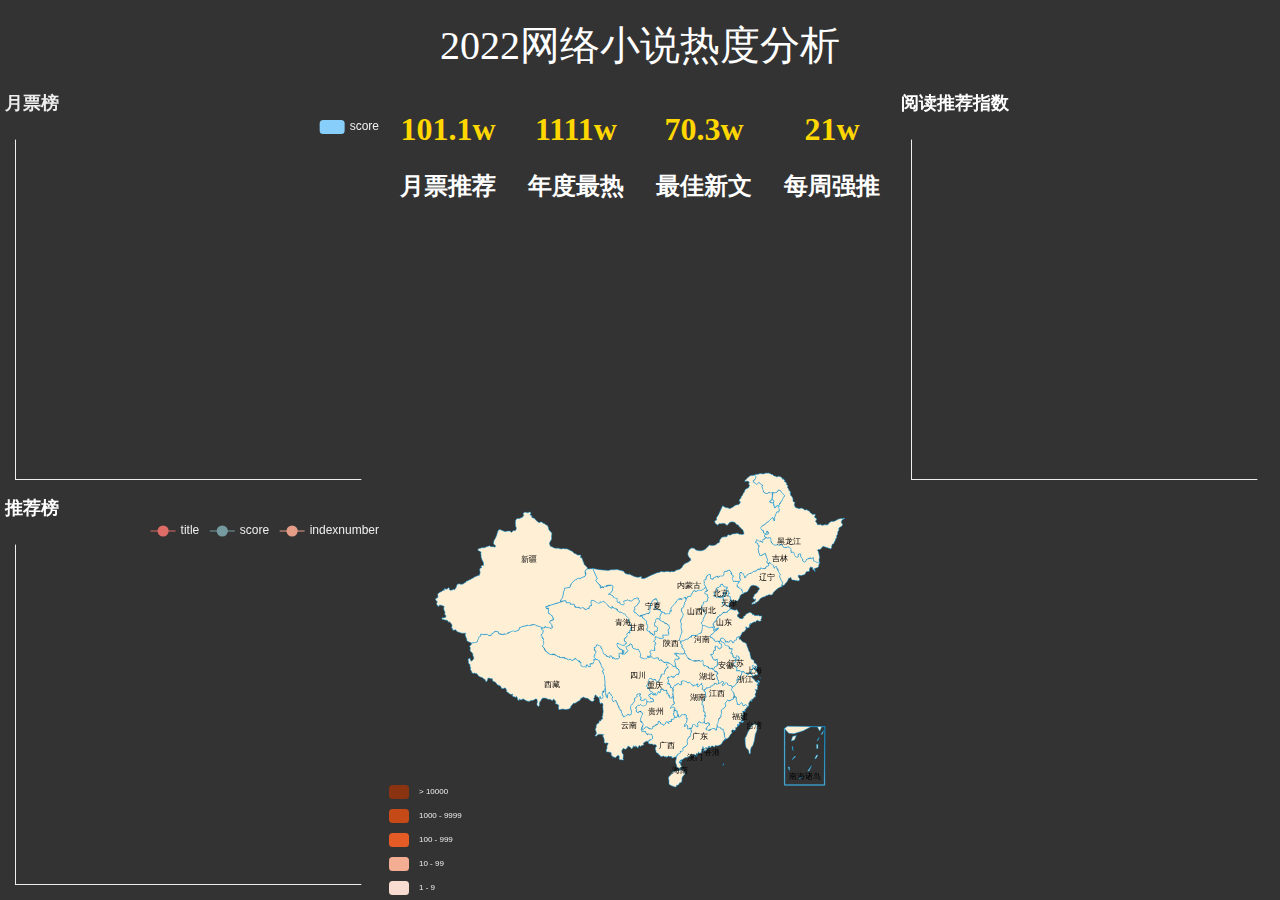
<file: 202000381107谢帛益/谢帛益202000381107/untitled36(1)/untitled36/templates/index.html>
<!DOCTYPE html>
<html lang="en">
<head>
    <meta charset="UTF-8">
    <title>Title</title>
 <link rel="stylesheet" href="../static/css/main.css">
    <script src="../static/js/jquery-3.4.1.min.js"></script>
     <script src="../static/js/echarts.min.js"></script>
     <script src="../static/js/china.js"></script>
</head>
<body>
<div>
    <div id="title">2022网络小说热度分析</div>
    <div id="time"></div>
    <div id="left1"></div>
    <div id="left2"></div>
    <div id="center1">
        <div class="num">
            <h1>101.1w</h1>
            <h2>月票推荐</h2>
        </div>
        <div class="num">
            <h1>1111w</h1>
            <h2>年度最热</h2>
        </div>
        <div class="num">
            <h1>70.3w</h1>
            <h2>最佳新文</h2>
        </div>
        <div class="num">
            <h1>21w</h1>
            <h2>每周强推</h2>
        </div>
    </div>
    <div id="center2"></div>
    <div id="right1"></div>
    <div id="right2"></div>
</div>
<script src="../static/js/left1.js"></script>
<script src="../static/js/left2.js"></script>
<script src="../static/js/right1.js"></script>
<script src="../static/js/right2.js"></script>
<script src="../static/js/center2.js"></script>
<script src="../static/js/controller.js"></script>
</body>
</html>
</file>
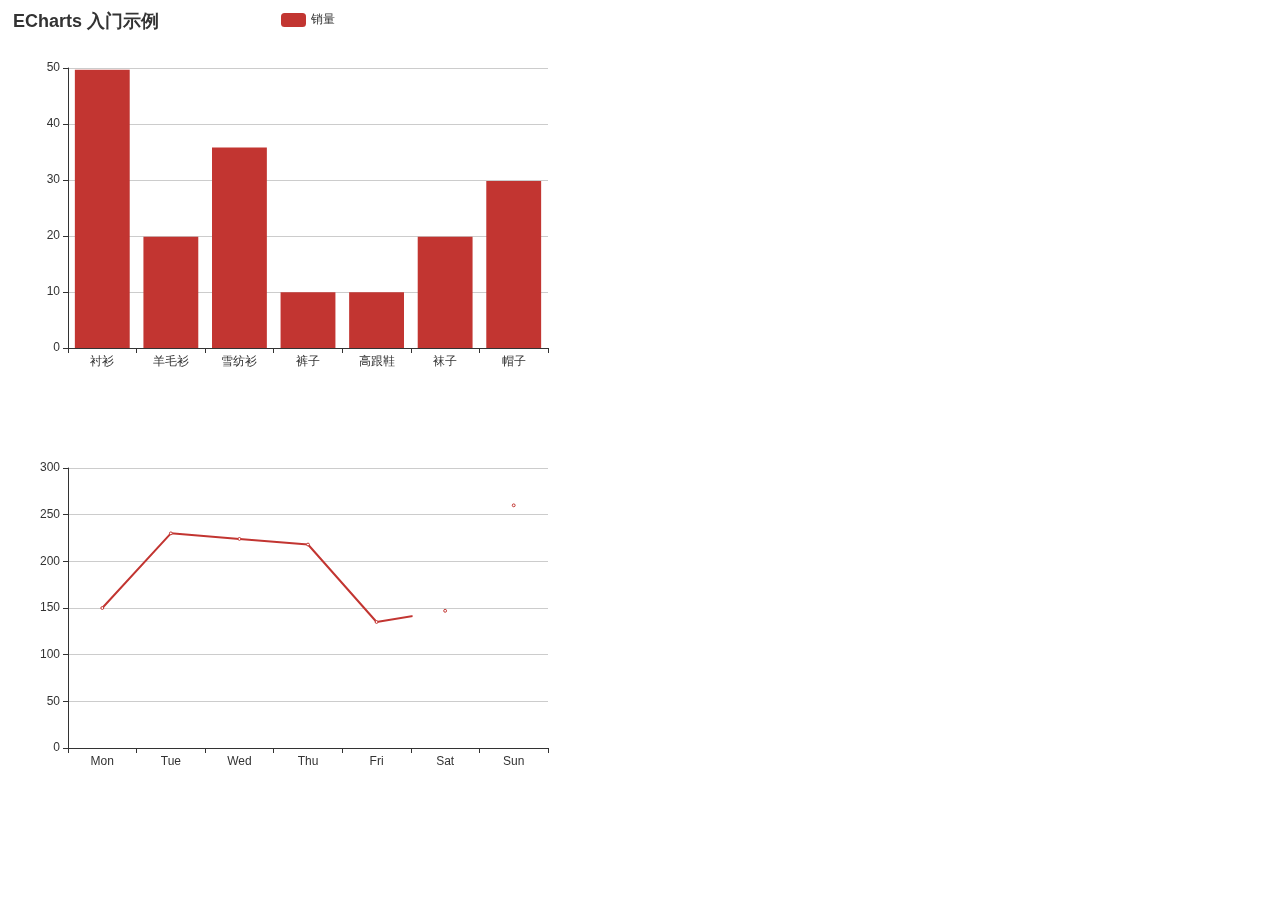
<file: 202000381107谢帛益/谢帛益202000381107/untitled36(1)/untitled36/templates/test.html>
<!DOCTYPE html>
<html lang="en">
<head>
    <meta charset="UTF-8">
    <title>Title</title>
    <script src="../static/js/echarts.min.js"></script>
</head>
<body>
 <div id="main" style="width: 600px;height:400px;"></div>
  <div id="main1" style="width: 600px;height:400px;"></div>
<script type="text/javascript">
      // 基于准备好的dom，初始化echarts实例
      var myChart = echarts.init(document.getElementById('main'));

      // 指定图表的配置项和数据
      var option = {
        title: {
          text: 'ECharts 入门示例'
        },
        tooltip: {},
        legend: {
          data: ['销量']
        },
        xAxis: {
          data: ['衬衫', '羊毛衫', '雪纺衫', '裤子', '高跟鞋', '袜子','帽子']
        },
        yAxis: {},
        series: [
          {
            name: '销量',
            type: 'bar',
            data: [50, 20, 36, 10, 10, 20,30]
          }
        ]
      };

      // 使用刚指定的配置项和数据显示图表。
      myChart.setOption(option);
    </script>
<script type="text/javascript">
      // 基于准备好的dom，初始化echarts实例
      var myChart1 = echarts.init(document.getElementById('main1'));
option1 = {
  xAxis: {
    type: 'category',
    data: ['Mon', 'Tue', 'Wed', 'Thu', 'Fri', 'Sat', 'Sun']
  },
  yAxis: {
    type: 'value'
  },
  series: [
    {
      data: [150, 230, 224, 218, 135, 147, 260],
      type: 'line'
    }
  ]
};


      // 使用刚指定的配置项和数据显示图表。
      myChart1.setOption(option1);
    </script>
</body>
</html>
</file>
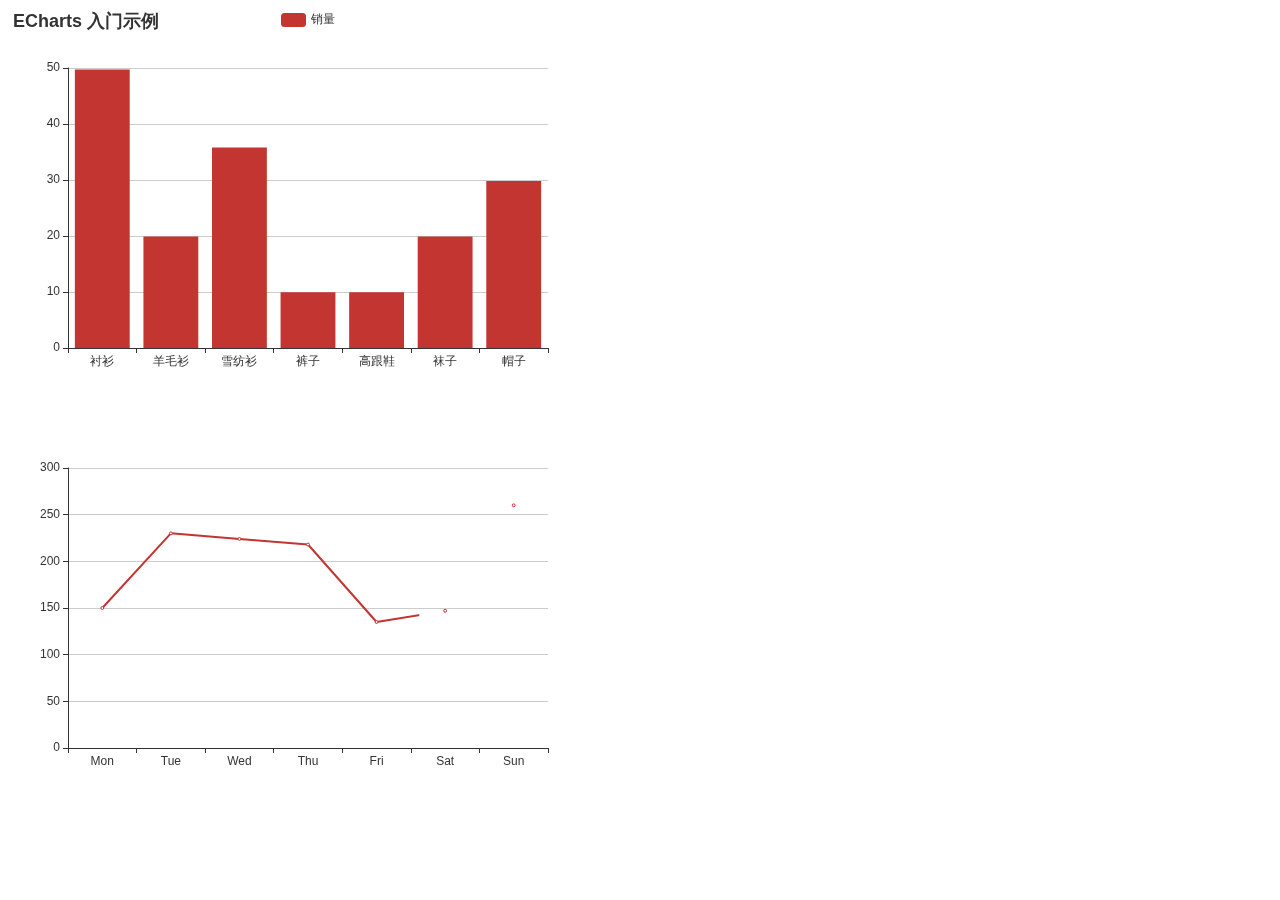
<file: 202000381107谢帛益/谢帛益202000381107/untitled36(1)/untitled36/templates/test1.html>
<!DOCTYPE html>
<html lang="en">
<head>
    <meta charset="UTF-8">
    <title>Title</title>
      <script src="../static/js/echarts.min.js"></script>
</head>
<body>
 <div id="main" style="width: 600px;height:400px;"></div>
  <div id="main1" style="width: 600px;height:400px;"></div>
<script src="../static/js/myjs1.js"></script>
<script src="../static/js/myjs2.js"></script>

</body>
</html>
</file>
<file: 202000381107谢帛益/谢帛益202000381107/untitled36(1)/untitled36/static/css/main.css>
body{
    background-color: #333;  /*  背景色  */
    margin:0px ;   /* 上下左右边距都为0  */
}
/*  #title  id选择器  */
#title{
    height: 10%;  /*  div高度  10%*/
    width: 40%;   /*  div宽度40%  */
    position: absolute;  /*  绝对定位 */
    top: 0px;  /*  设置div距离顶部0px */
    left: 30%; /*  设置div距离左侧为30% */
    display: flex; /*  设置弹性布局 ,以最大限度填充可用空间 */
    align-items:center; /*  弹性布局   垂直布局居中对齐各项 */
    justify-content: center; /* 弹性布局  水平布局居中对齐各项 */
    color: white;  /*  字体颜色 */
    font-size: 40px;  /* 字体大小 */
}
#time{
    height: 10%;
    width: 30%;
    top:0;
    right: 0%;
    display: flex;
    align-items:center;
    justify-content: center;
    color: white;
}
#left1{
    height: 45%;
    width: 30%;
    position: absolute;
    left: 0;
    top: 10%;
}
#left2{
    height: 45%;
    width: 30%;
    position: absolute;
    left: 0;
    top: 55%;
}
#right1{
    height: 45%;
    width: 30%;
    position: absolute;
    right: 0;
    top: 10%;
}
#right2{
    height: 45%;
    width: 30%;
    position: absolute;
    right: 0;
    top: 55%;
}

#center1{
    height: 30%;
    width: 40%;
    position: absolute;
    left: 30%;
    top: 10%;
}
#center2{
    height: 60%;
    width: 40%;
    position: absolute;
    left: 30%;
    top: 40%;
}
/*  类选择器  .num */
.num{
    float: left; /* 左浮动 */
    width: 25%;
    height: 100%;
    text-align: center;  /*  把html元素中的文本排列到中间  */
}
.num h1{
    color: gold;   /* h1标记里的文字是金黄色 */
}
.num h2{
    color: white;
    font-family:幼圆;
}
</file>
